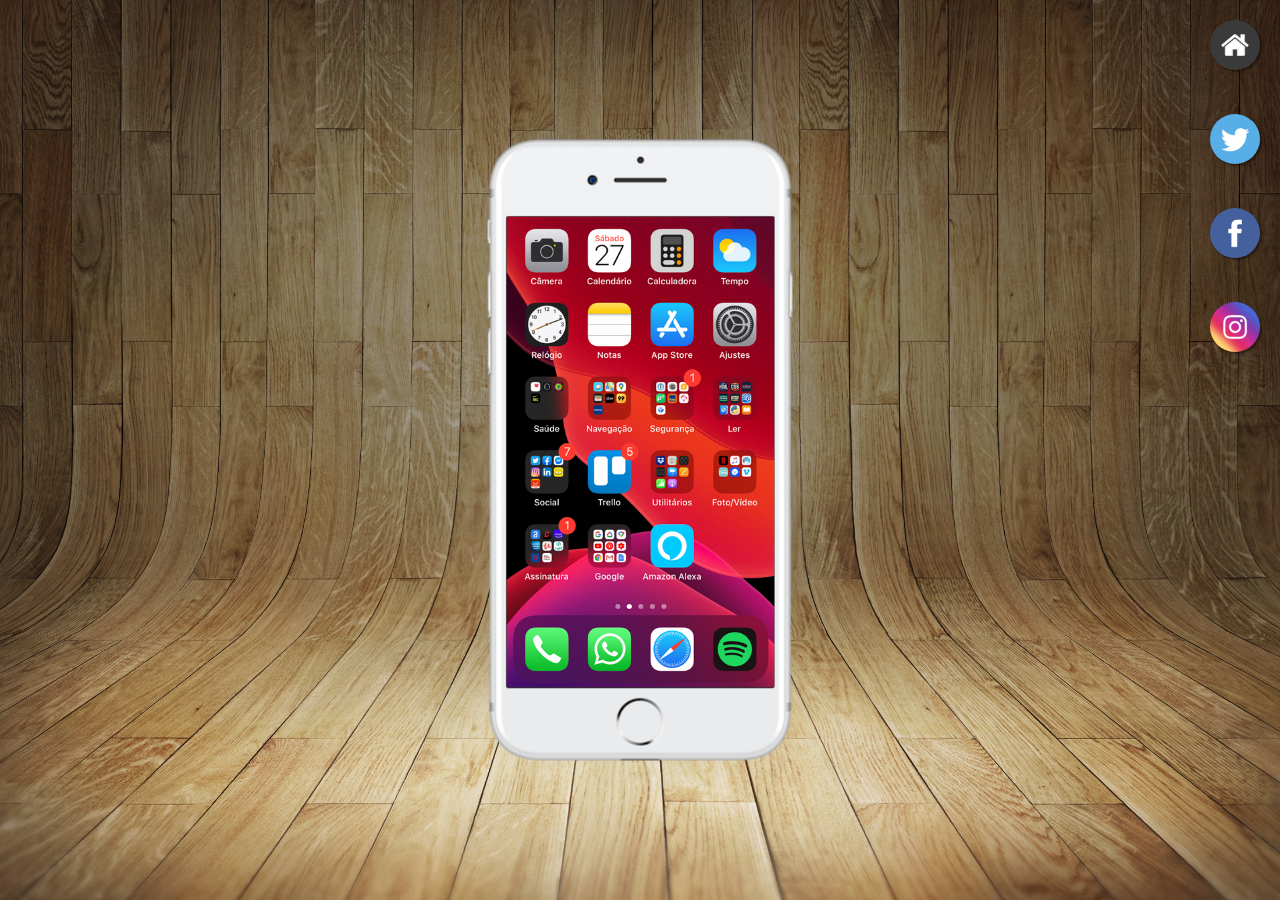
<file: index.html>
<!DOCTYPE html>
<html lang="pt-br">
<head>
    <meta charset="UTF-8">
    <meta http-equiv="X-UA-Compatible" content="IE=edge">
    <meta name="viewport" content="width=device-width, initial-scale=1.0">
    <link rel="stylesheet" href="estilo/style.css">
    <link rel="shortcut icon" href="weed.ico" type="image/x-icon">
    <title>All My Links</title>
</head>
<body>
    <main>
        <section id="telefone">
            <iframe name="tela" id="tela" src="home.html" frameborder="0"></iframe>
        </section>

        <section id="redes-sociais">
            <a href="home.html" target="tela"><img src="imagens/logo-home.jpg" alt="Home"></a><br>
           
            <a href="twitter.html" target="tela"><img src="imagens/logo-twitter.jpg" alt="Twitter"></a><br>
           
            <a href="facebook.html" target="tela"><img src="imagens/logo-facebook.jpg" alt="Facebook"></a><br>
           
            <a href="instagram.html" target="tela"><img src="imagens/logo-instagram.jpg" alt="Instagram"></a><br> 
         </section>
    </main>
</body>
</html>
</file>
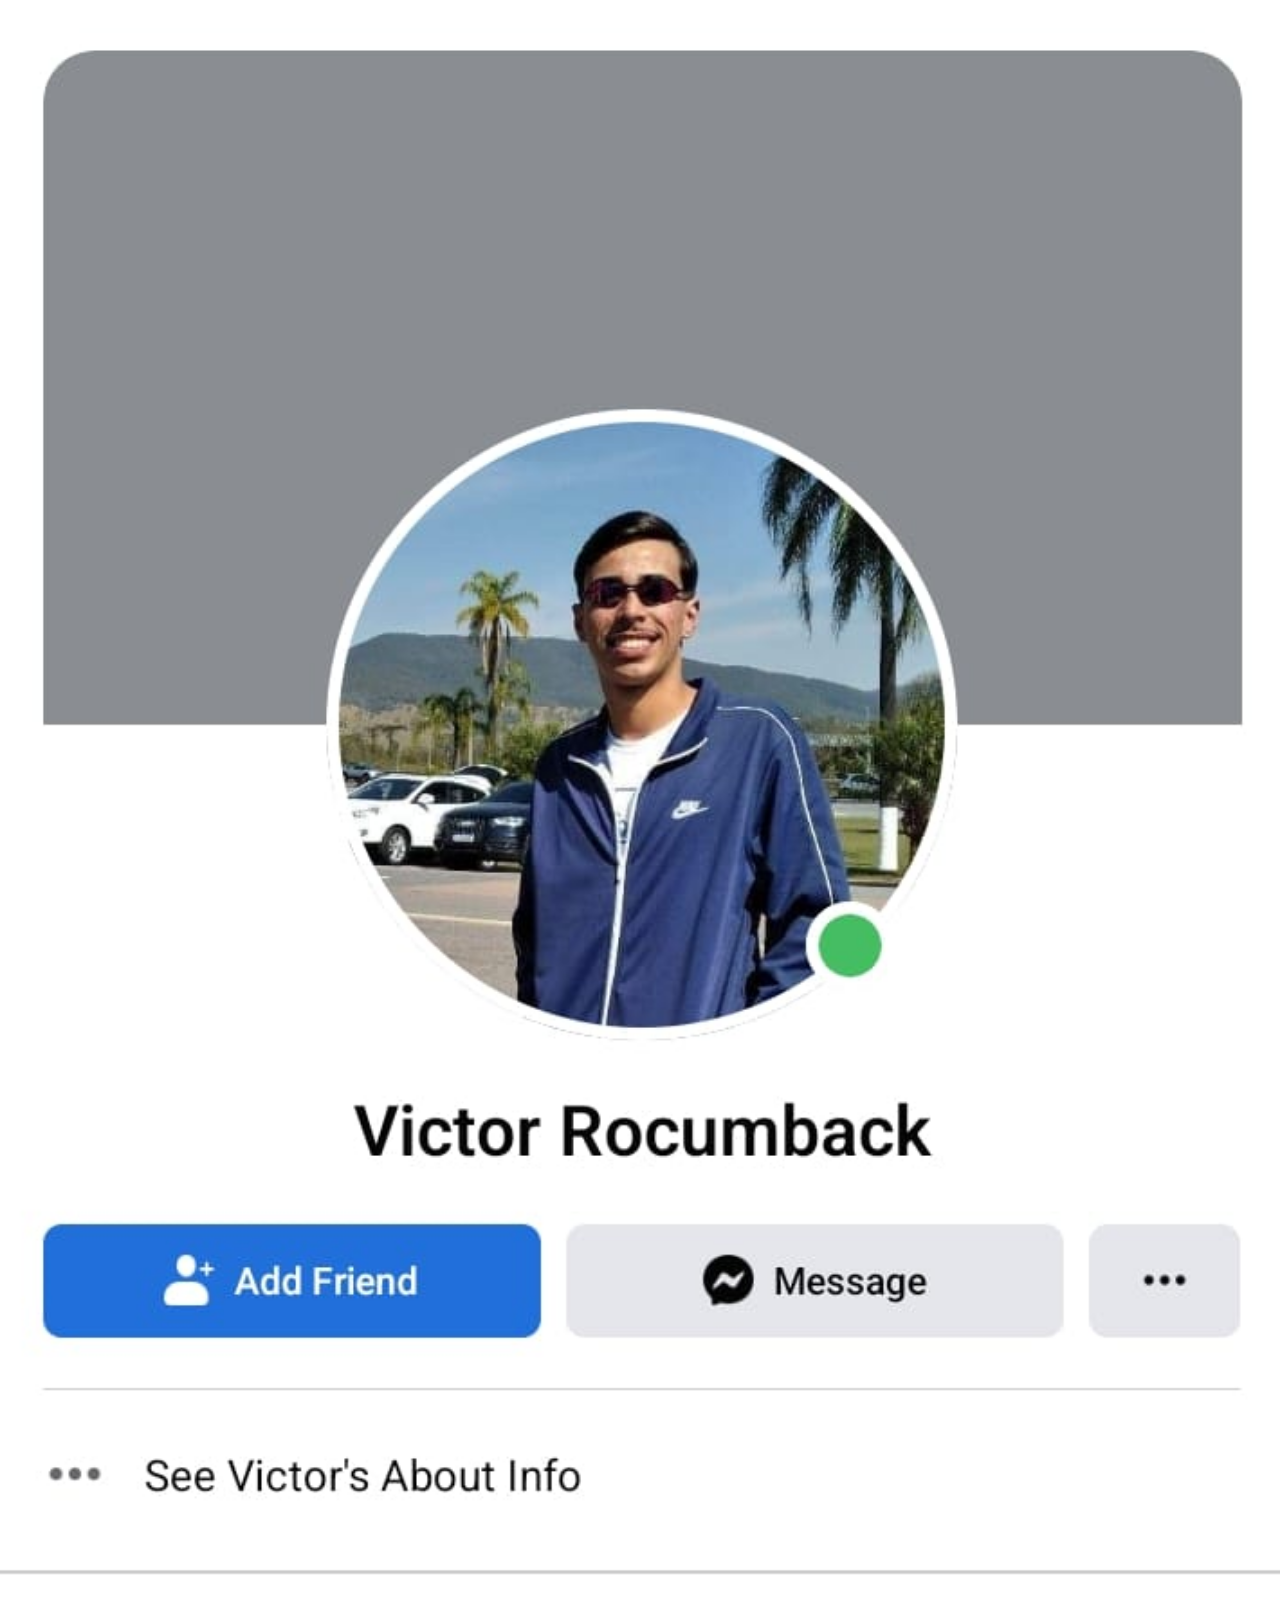
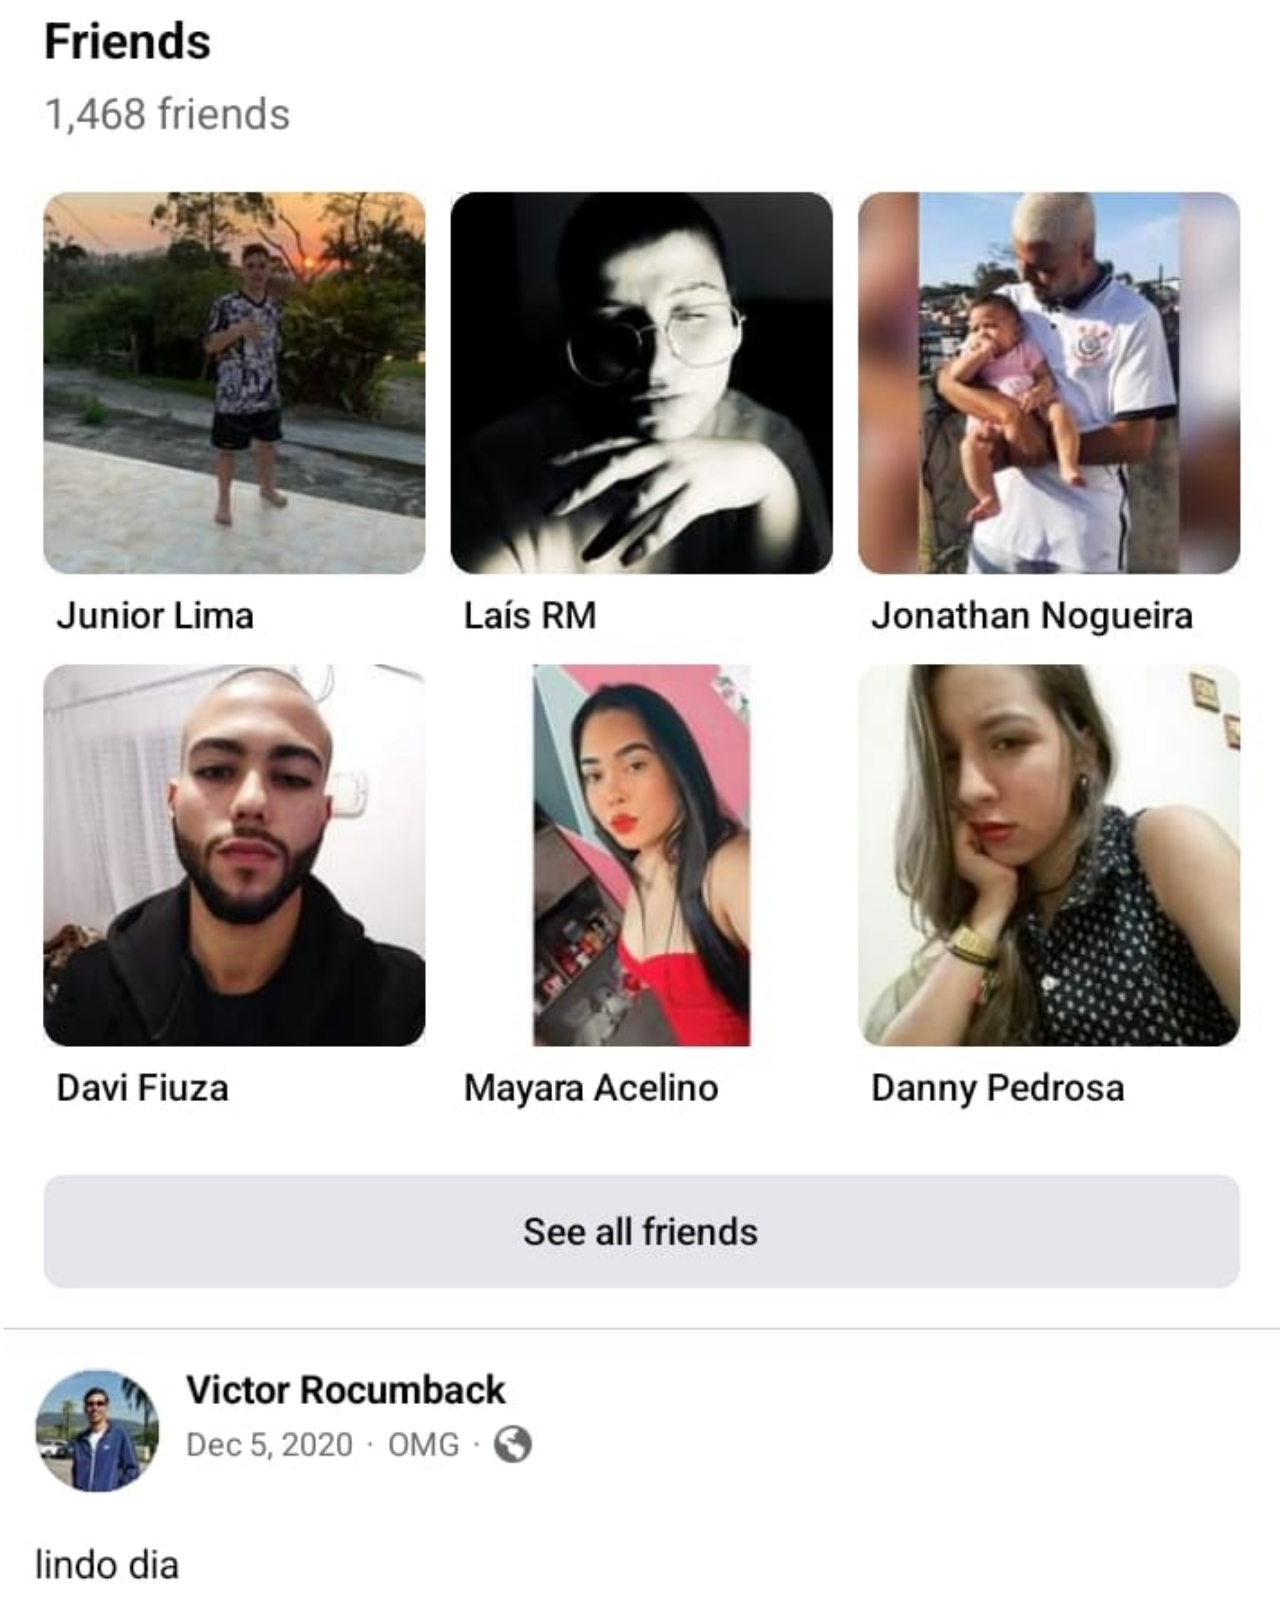
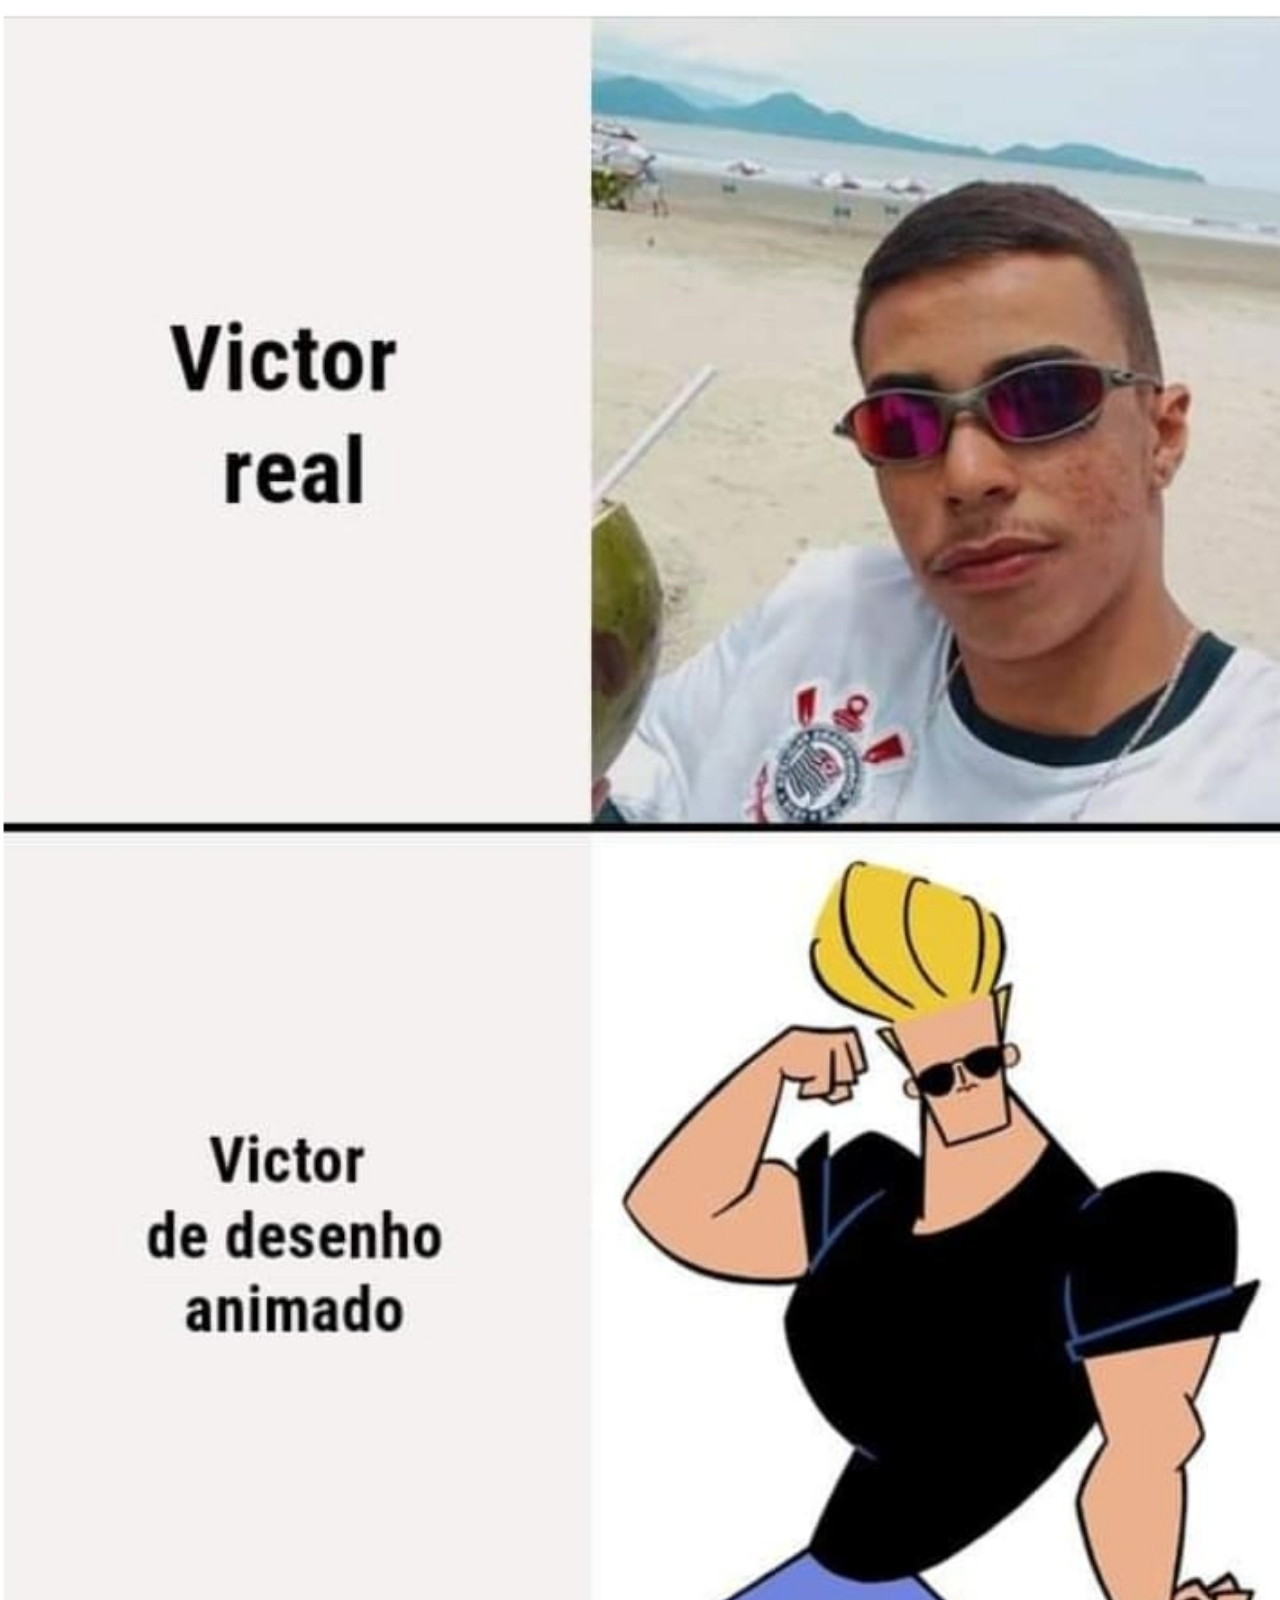
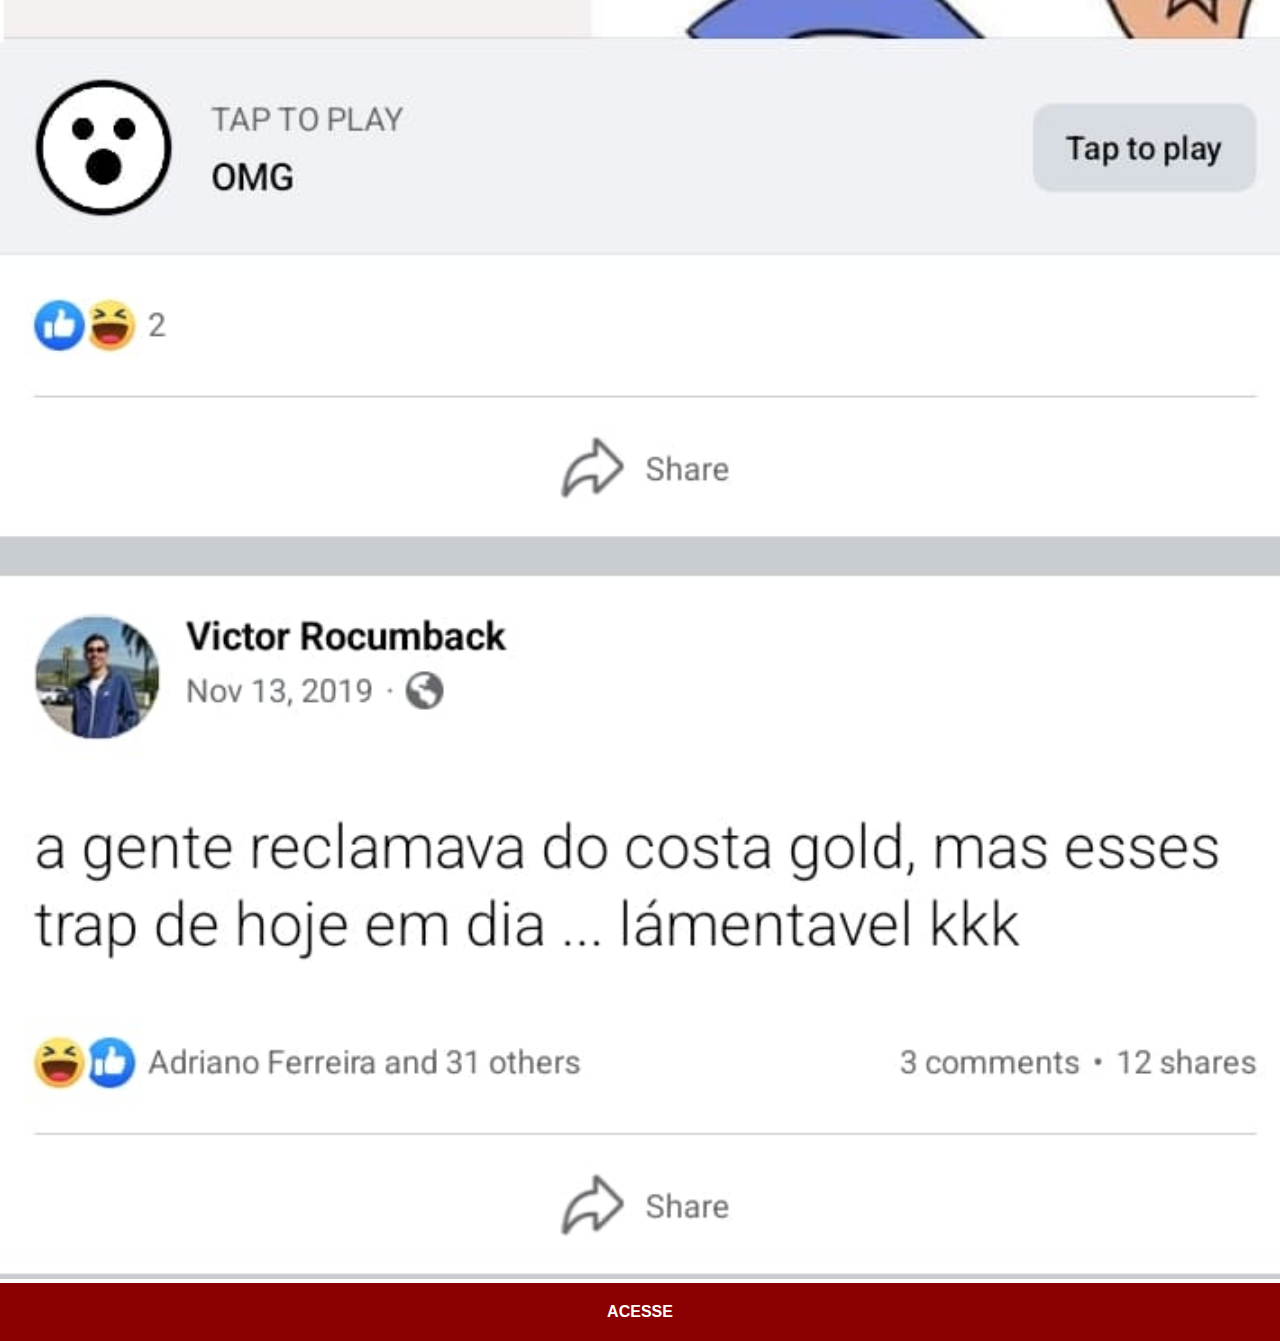
<file: facebook.html>
<!DOCTYPE html>
<html lang="pt-br">
<head>
    <meta charset="UTF-8">
    <meta http-equiv="X-UA-Compatible" content="IE=edge">
    <meta name="viewport" content="width=device-width, initial-scale=1.0">
    <link rel="stylesheet" href="estilo/social.css">
    <title>Facebook</title>
</head>
<body>
    <img src="imagens/tela-facebook.png" alt="Facebook">

    <a href="https://www.facebook.com/victor.rocumback.5/" target="_blank">ACESSE</a>
</body>
</html>
</file>
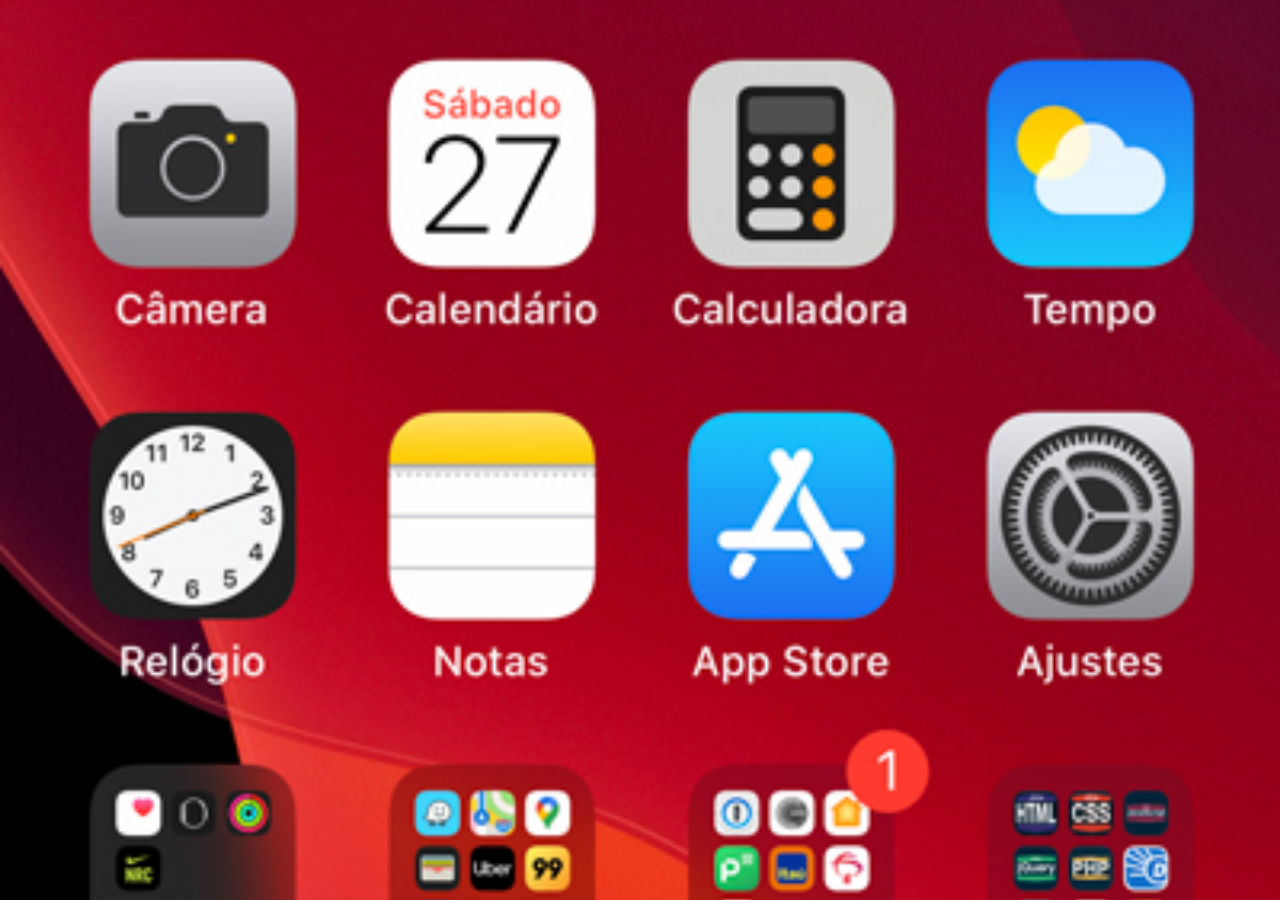
<file: home.html>
<!DOCTYPE html>
<html lang="pt-br">
<head>
    <meta charset="UTF-8">
    <meta http-equiv="X-UA-Compatible" content="IE=edge">
    <meta name="viewport" content="width=device-width, initial-scale=1.0">
    <title>Home</title>
    <style>
        *{
            padding: 0px;
            margin: 0px;
        }

        body{
            background: black url('imagens/tela-home.jpg')  no-repeat fixed;
            background-size: cover;
        }
    </style>
</head>
<body>
    
</body>
</html>
</file>
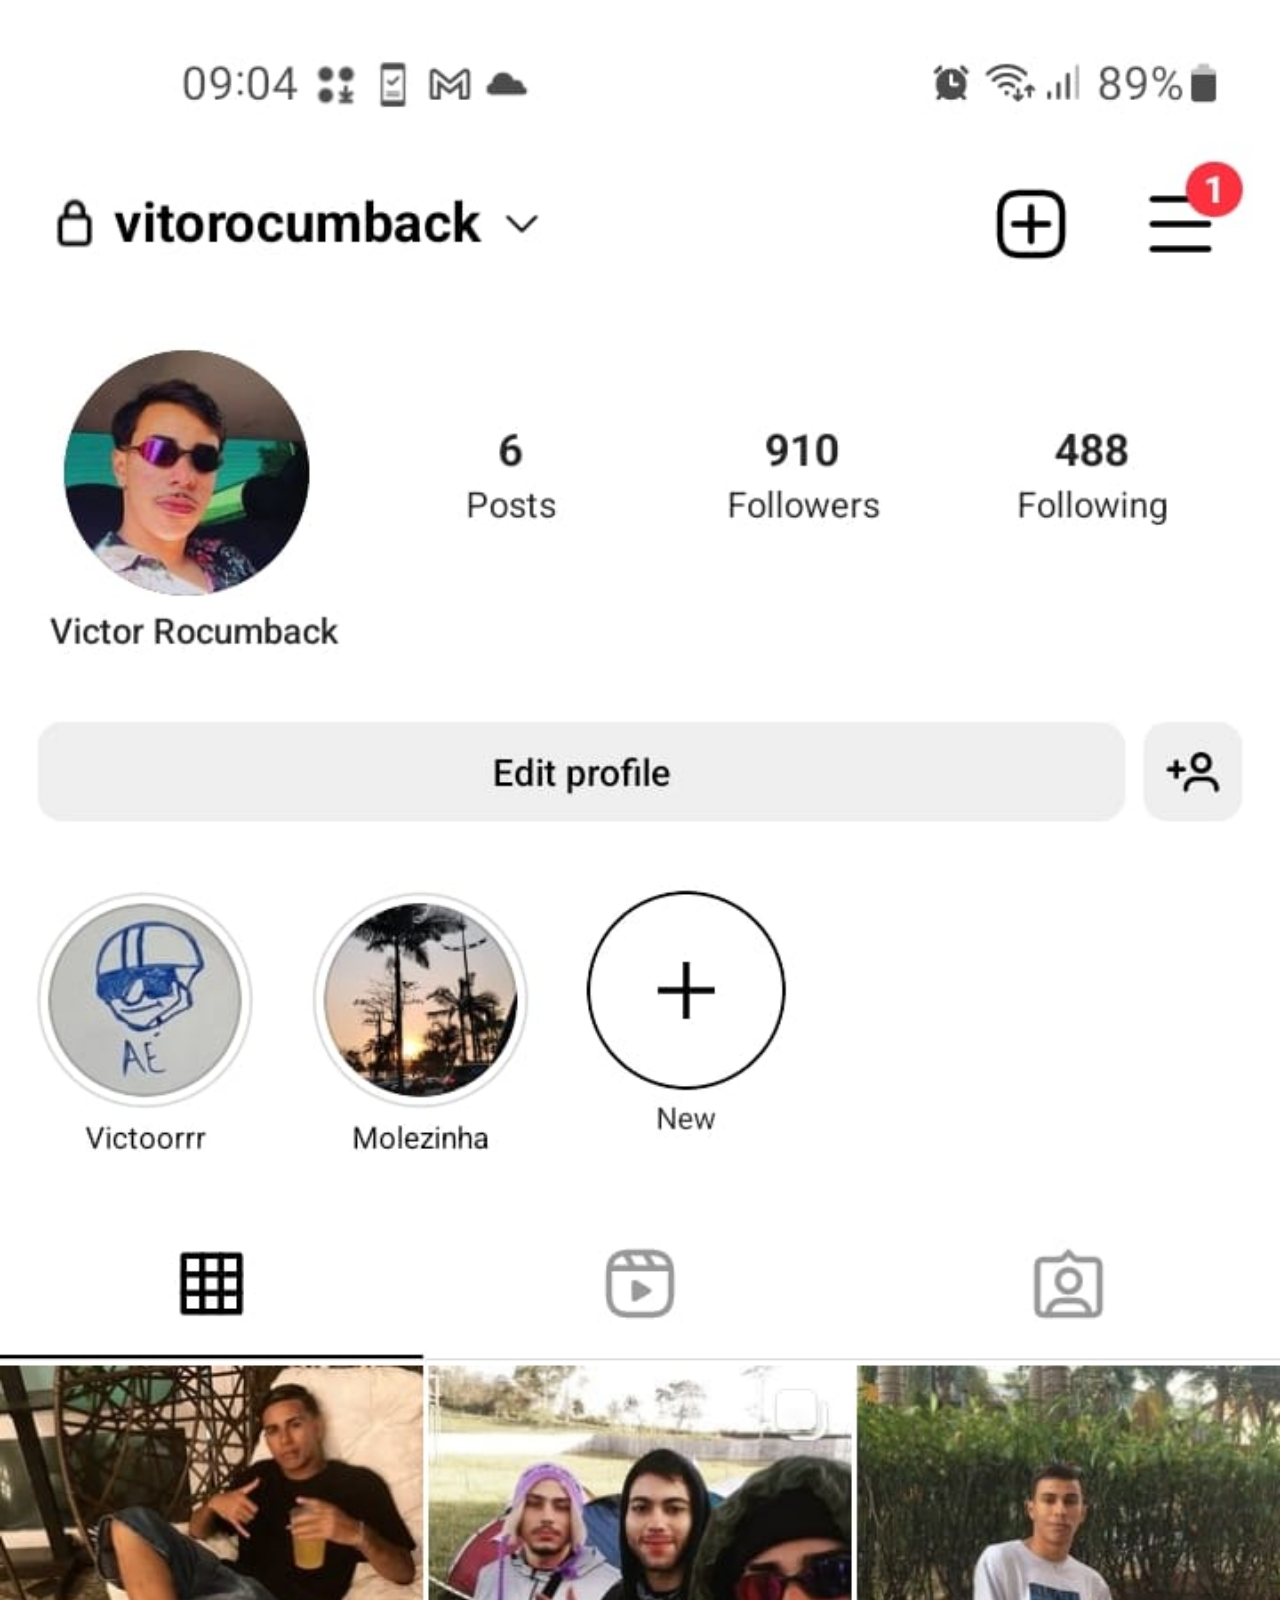
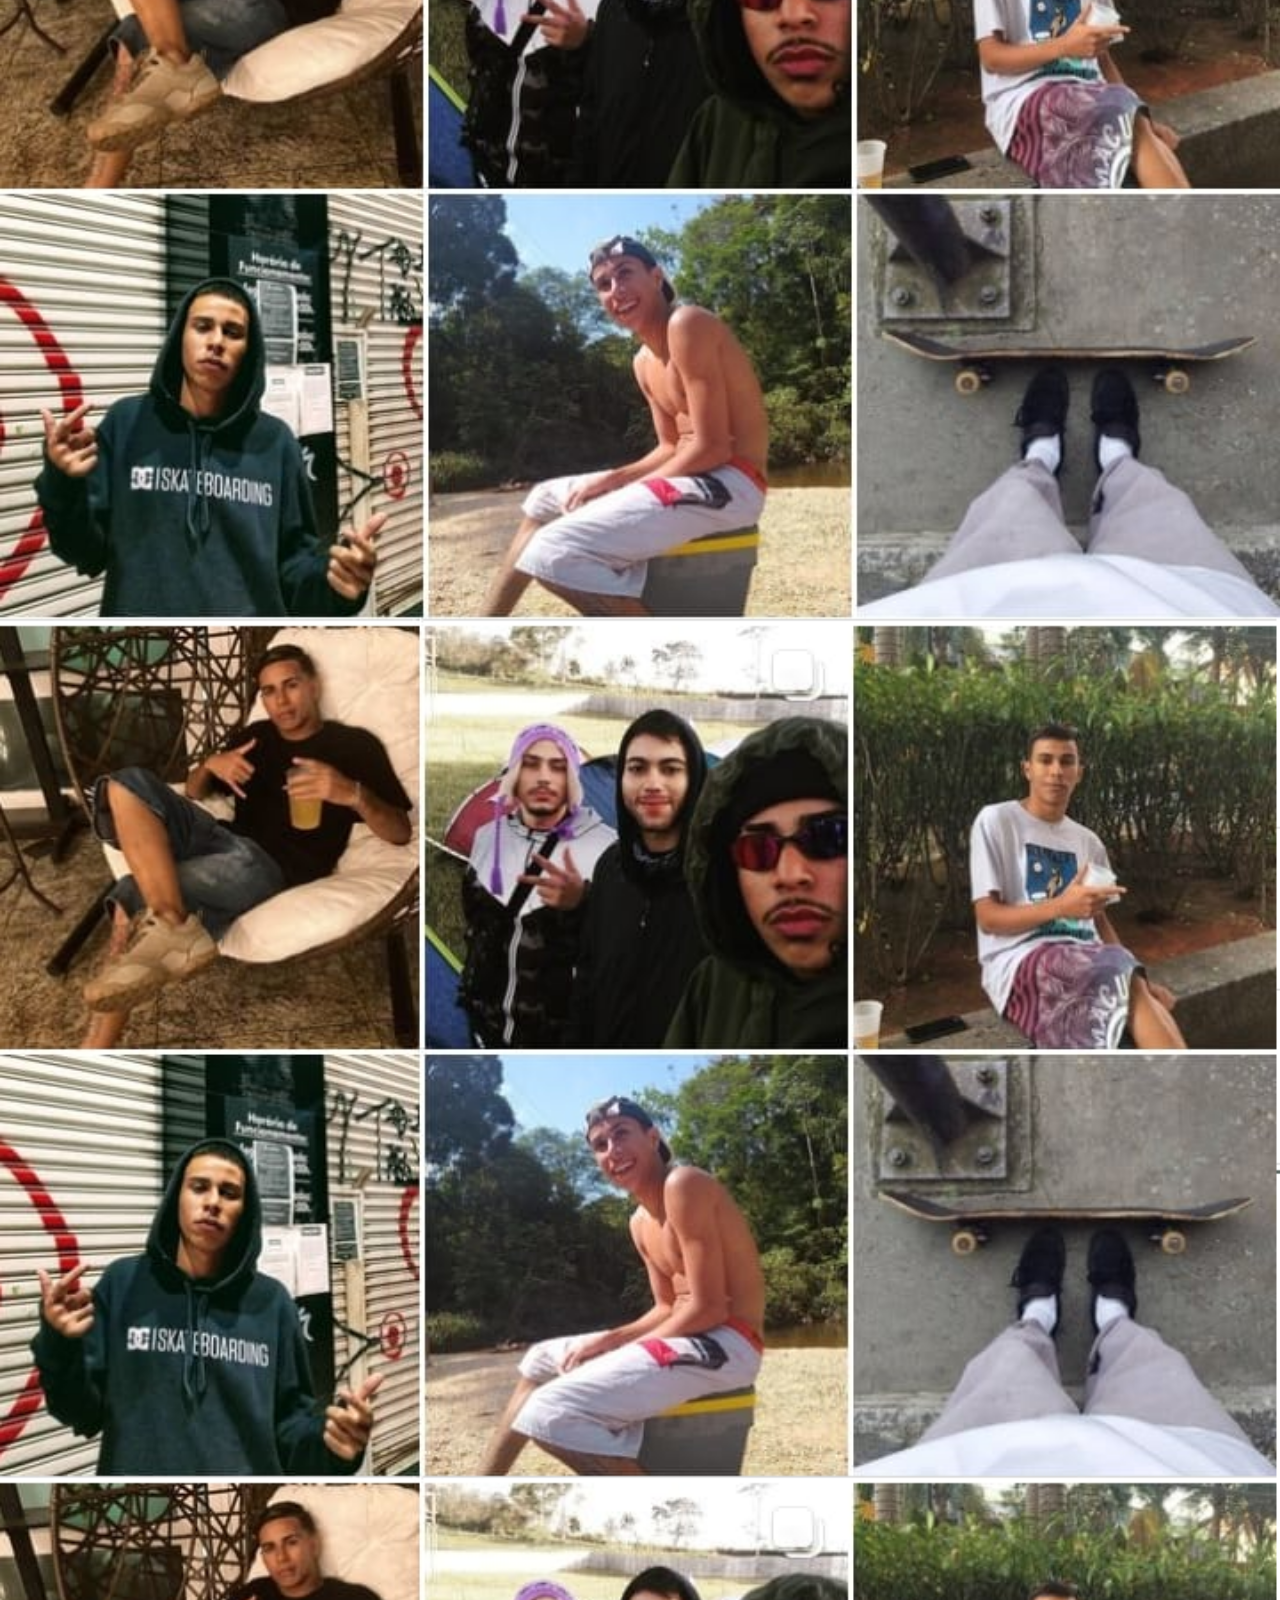
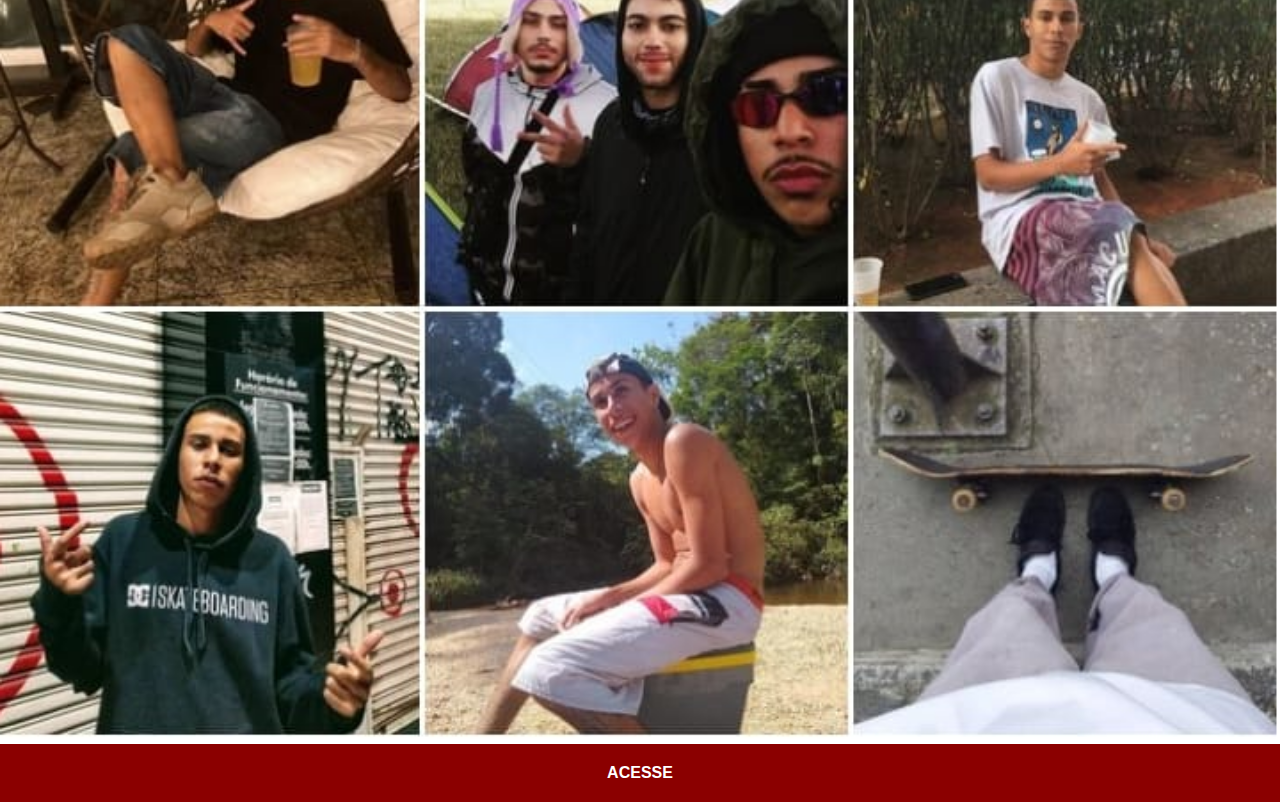
<file: instagram.html>
<!DOCTYPE html>
<html lang="pt-br">
<head>
    <meta charset="UTF-8">
    <meta http-equiv="X-UA-Compatible" content="IE=edge">
    <meta name="viewport" content="width=device-width, initial-scale=1.0">
    <link rel="stylesheet" href="estilo/social.css">
    <title>Instagram</title>

</head>
<body>
    <img src="imagens/tela-instagram.png" alt="Instagram">

    <a href="https://www.instagram.com/vitorocumback/" target="_blank">ACESSE</a>
</body>
</html>
</file>
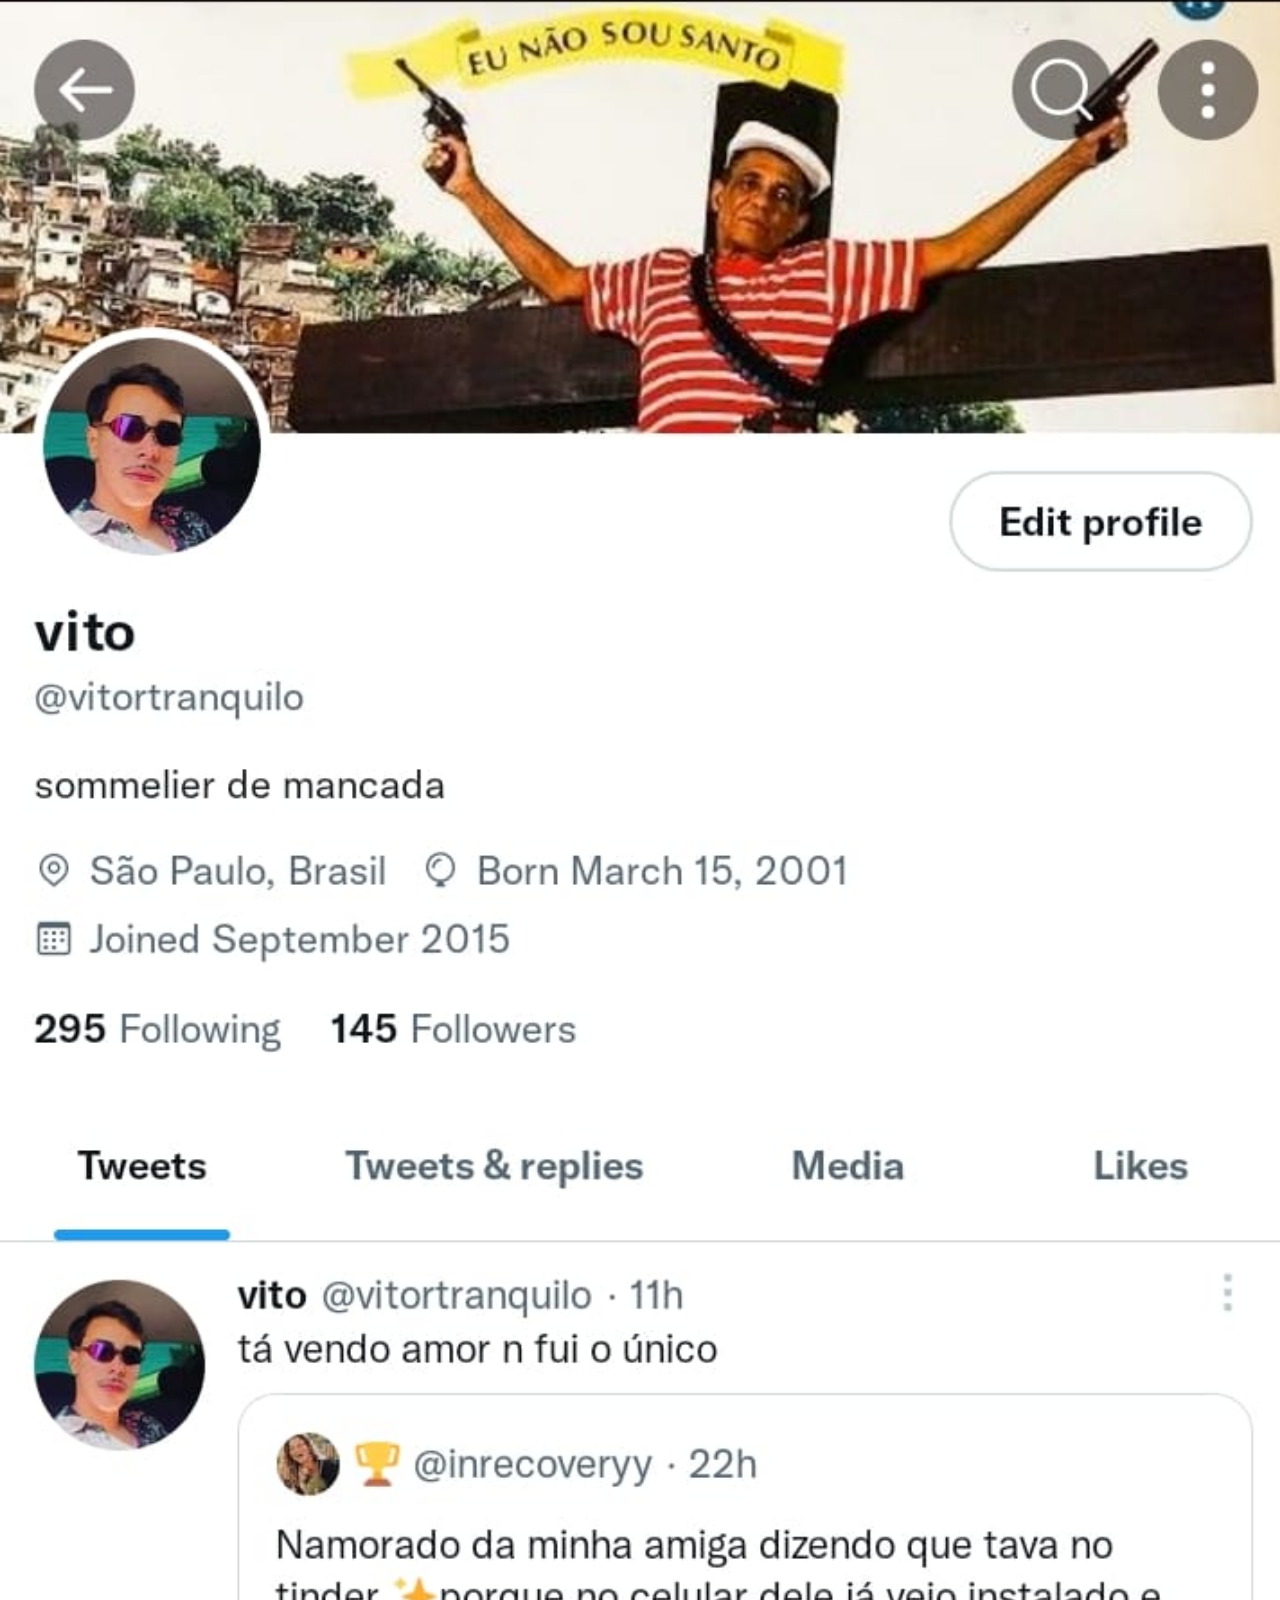
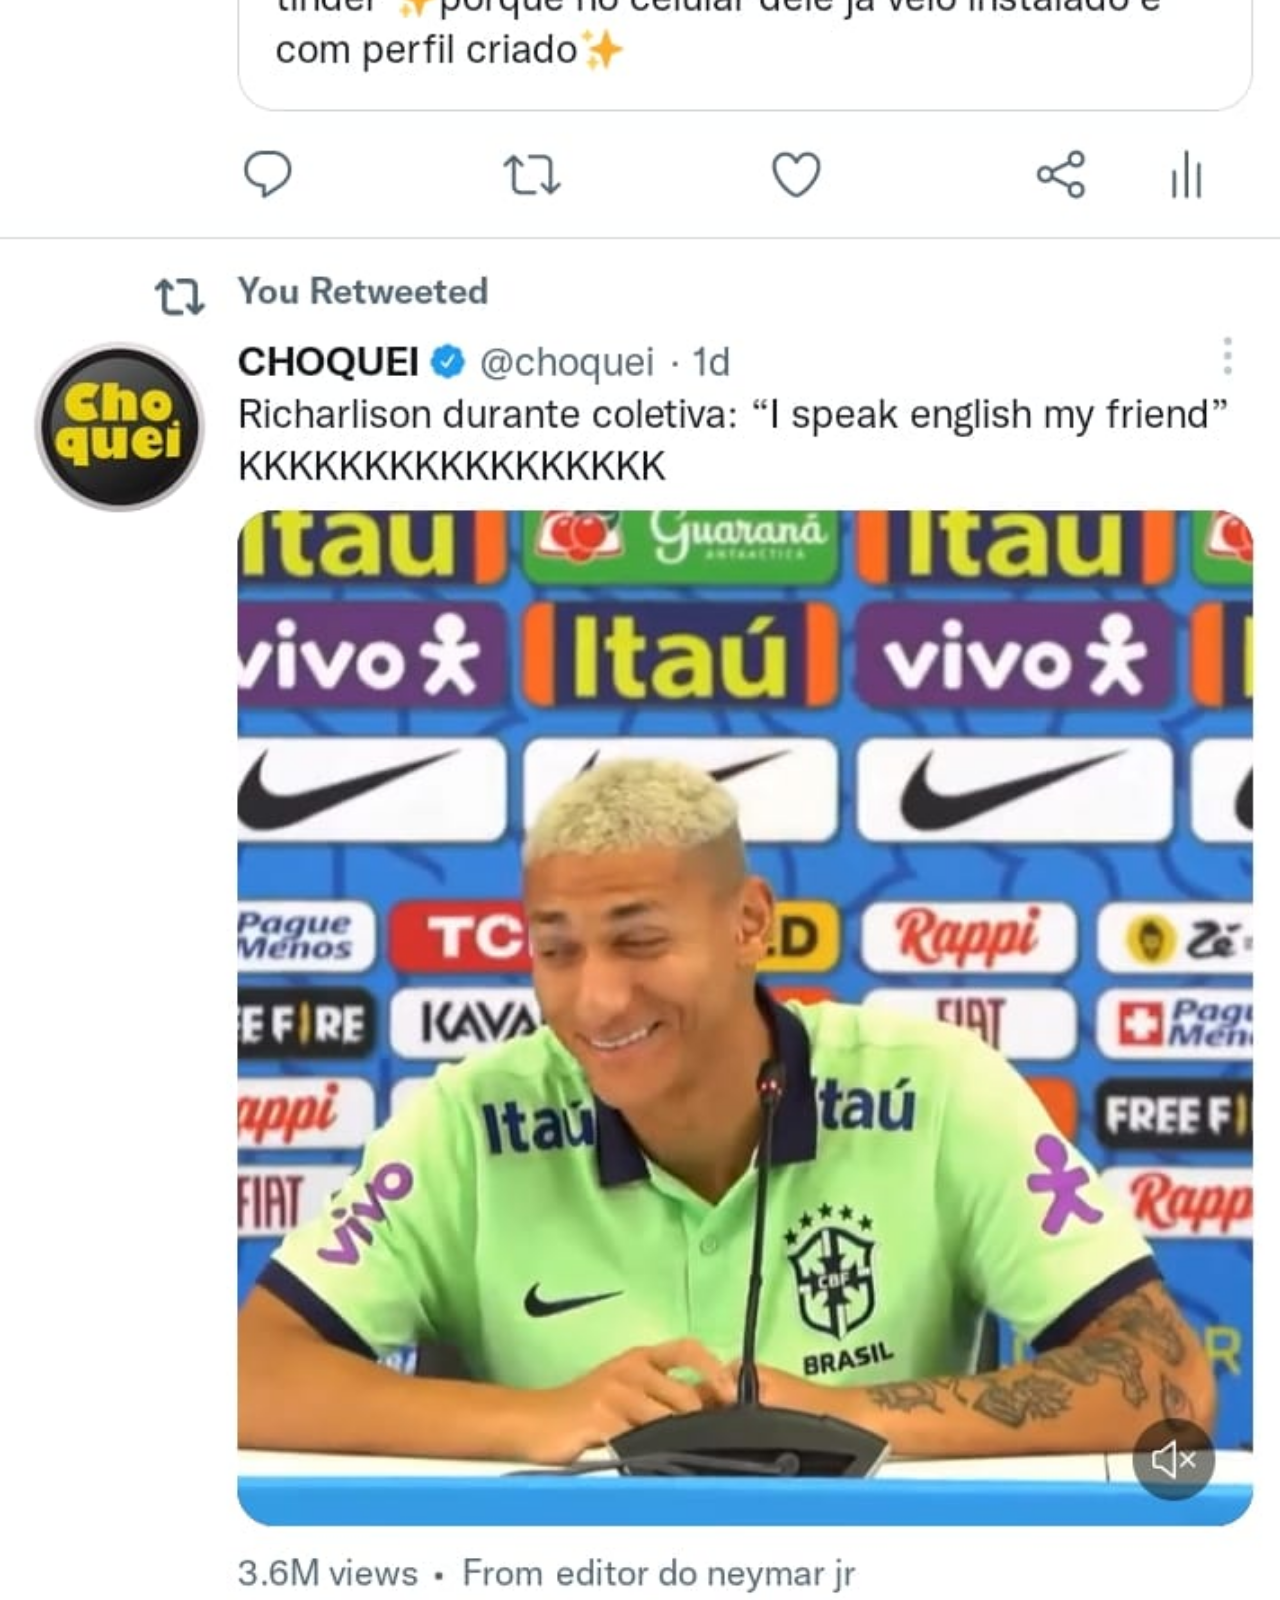
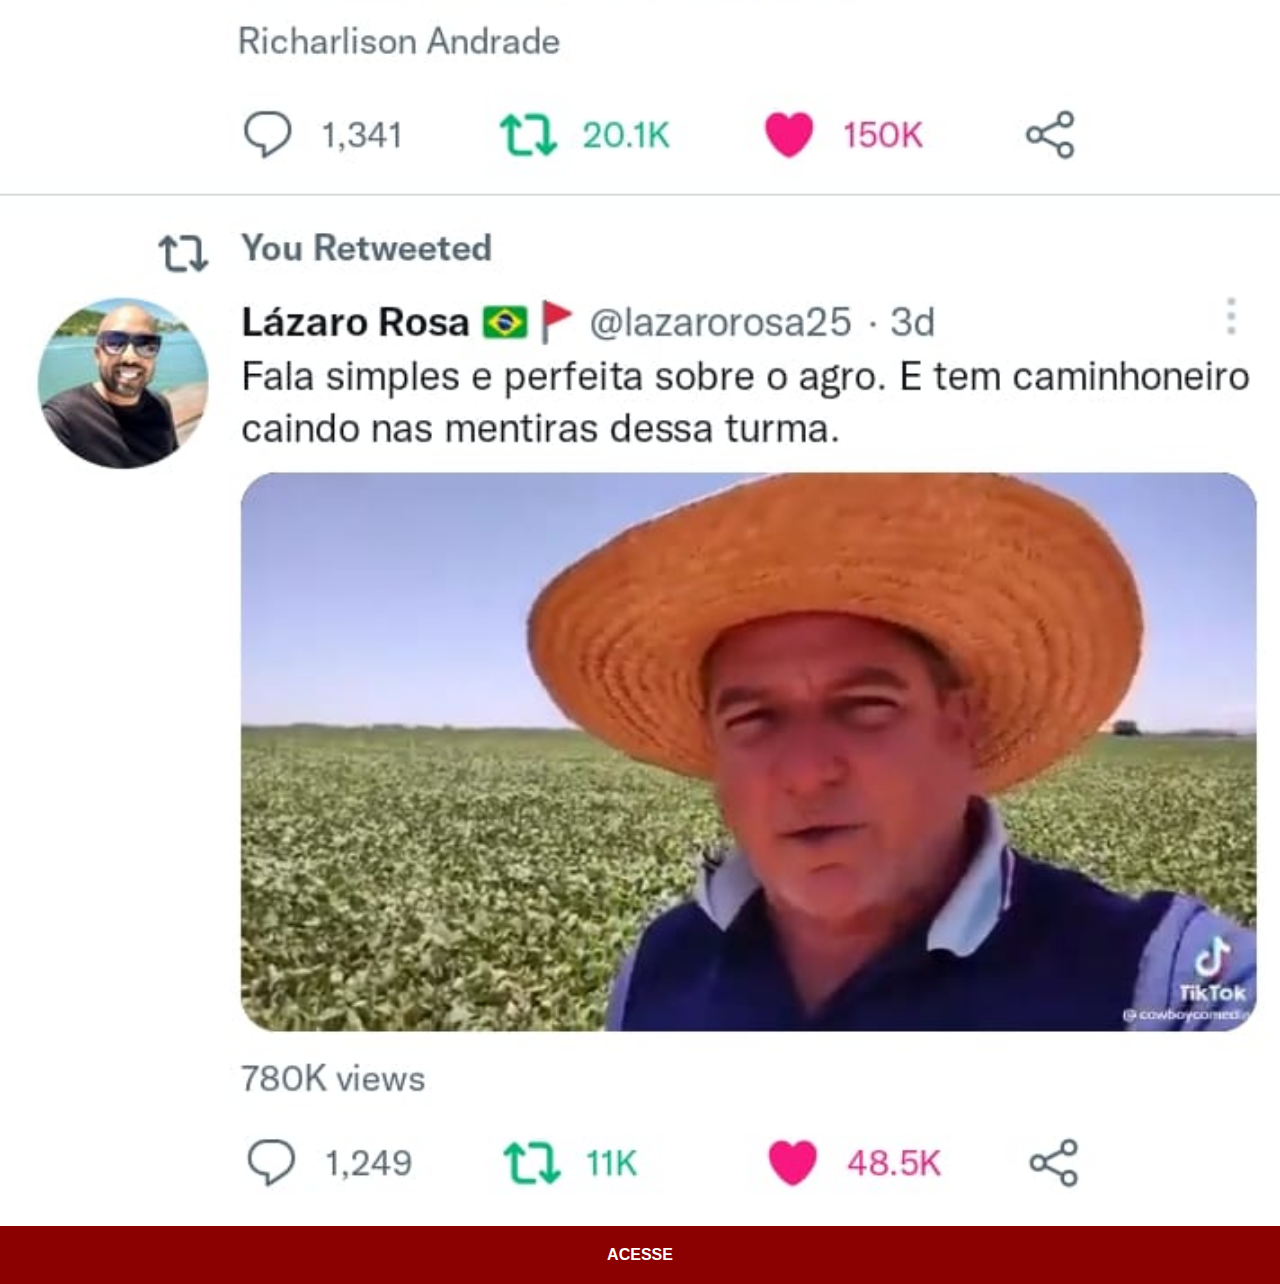
<file: twitter.html>
<!DOCTYPE html>
<html lang="pt-br">
<head>
    <meta charset="UTF-8">
    <meta http-equiv="X-UA-Compatible" content="IE=edge">
    <meta name="viewport" content="width=device-width, initial-scale=1.0">
    <link rel="stylesheet" href="estilo/social.css">
    <title>Twitter</title>
</head>
<body>
    <img src="imagens/tela-twitter.png" alt="Tela Twitter">

    <a href="https://twitter.com/vitortranquilo" target="_blank">ACESSE</a>
</body>
</html>
</file>
<file: estilo/style.css>
@charset "UTF-8";

*{
    margin: 0px;
    padding: 0px;
    font-family: Arial, Helvetica, sans-serif;
}

html, body{
    width: 100vw;
    height: 100vh;
    background-color: black;
    }

main{
    position: relative;
    height: 100vh;
    background: black url('../imagens/fundo-madeira.jpg') center no-repeat fixed;
    background-size: cover;
}

section#telefone{
    position: absolute;
    top: 50%;
    left: 50%;
    transform: translate(-50%, -50%);

    width: 311px;
    height: 627px;
    background:url('../imagens/frame-iphone.png') no-repeat;
}

iframe#tela{
    position: absolute;
    top: 80px;
    left: 22px;

    width: 268px;
    height: 471px;
}

section#redes-sociais{
    text-align: right;
}

section#redes-sociais > a > img{
    width: 50px;
    margin: 20px;
    border-radius: 50%;
    box-shadow: 2px 2px 2px rgba(0, 0, 0, 0.411);
    box-sizing: border-box;

}

section#redes-sociais > a >img:hover{
    border: 2px solid rgba(255, 255, 255, 0.644);
    box-shadow: 5px 5px 7px rgba(0, 0, 0, 0.404);
    transform: translate(-5%, -5%);
    transition-duration: .5s;
}
</file>
<file: estilo/social.css>
@charset "UTF-8";

*{
    padding: 0px;
    margin: 0px;
    font-family: Arial, Helvetica, sans-serif;
}

::-webkit-scrollbar{
    width: 0px;
    height: 0px
}

img{
    width: 100vw;
}

a{
    display: block;
    padding: 20px;
    color: white;
    font-weight: bold;
    text-align: center;
    background-color: darkred;
    text-decoration: none;
}

a:hover{
    transition-duration: .3s;
    background-color: red;
}
</file>
